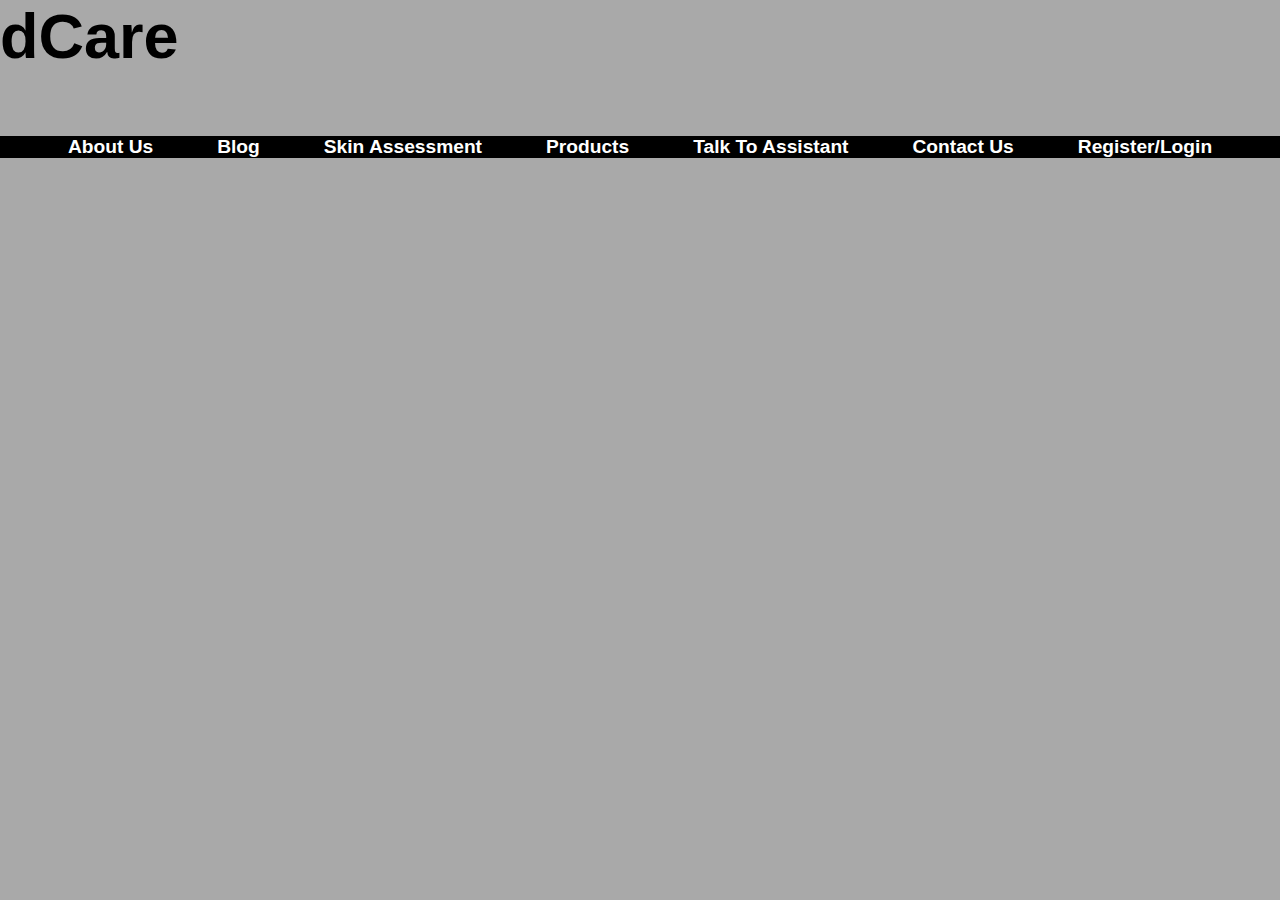
<file: index.html>
<!DOCTYPE html>
<html lang="en">
<head>
    <meta charset="UTF-8">
    <meta name="viewport" content="width=device-width, initial-scale=1.0">
    <title>Document</title>
</head>
<link rel="stylesheet" href="index.css">
<body>
<div class="logoContainer"><div class="logo">dCare</div></div>
    <nav>
        <ul>
       <li>about us</li>
       <li>blog</li>
       <li>skin assessment</li>
       <li>products</li>
       <li>talk to assistant</li>
       <li>contact us</li>
       <li>Register/Login</li>
        </ul>

    </nav>
    
</body>
</html>
</file>
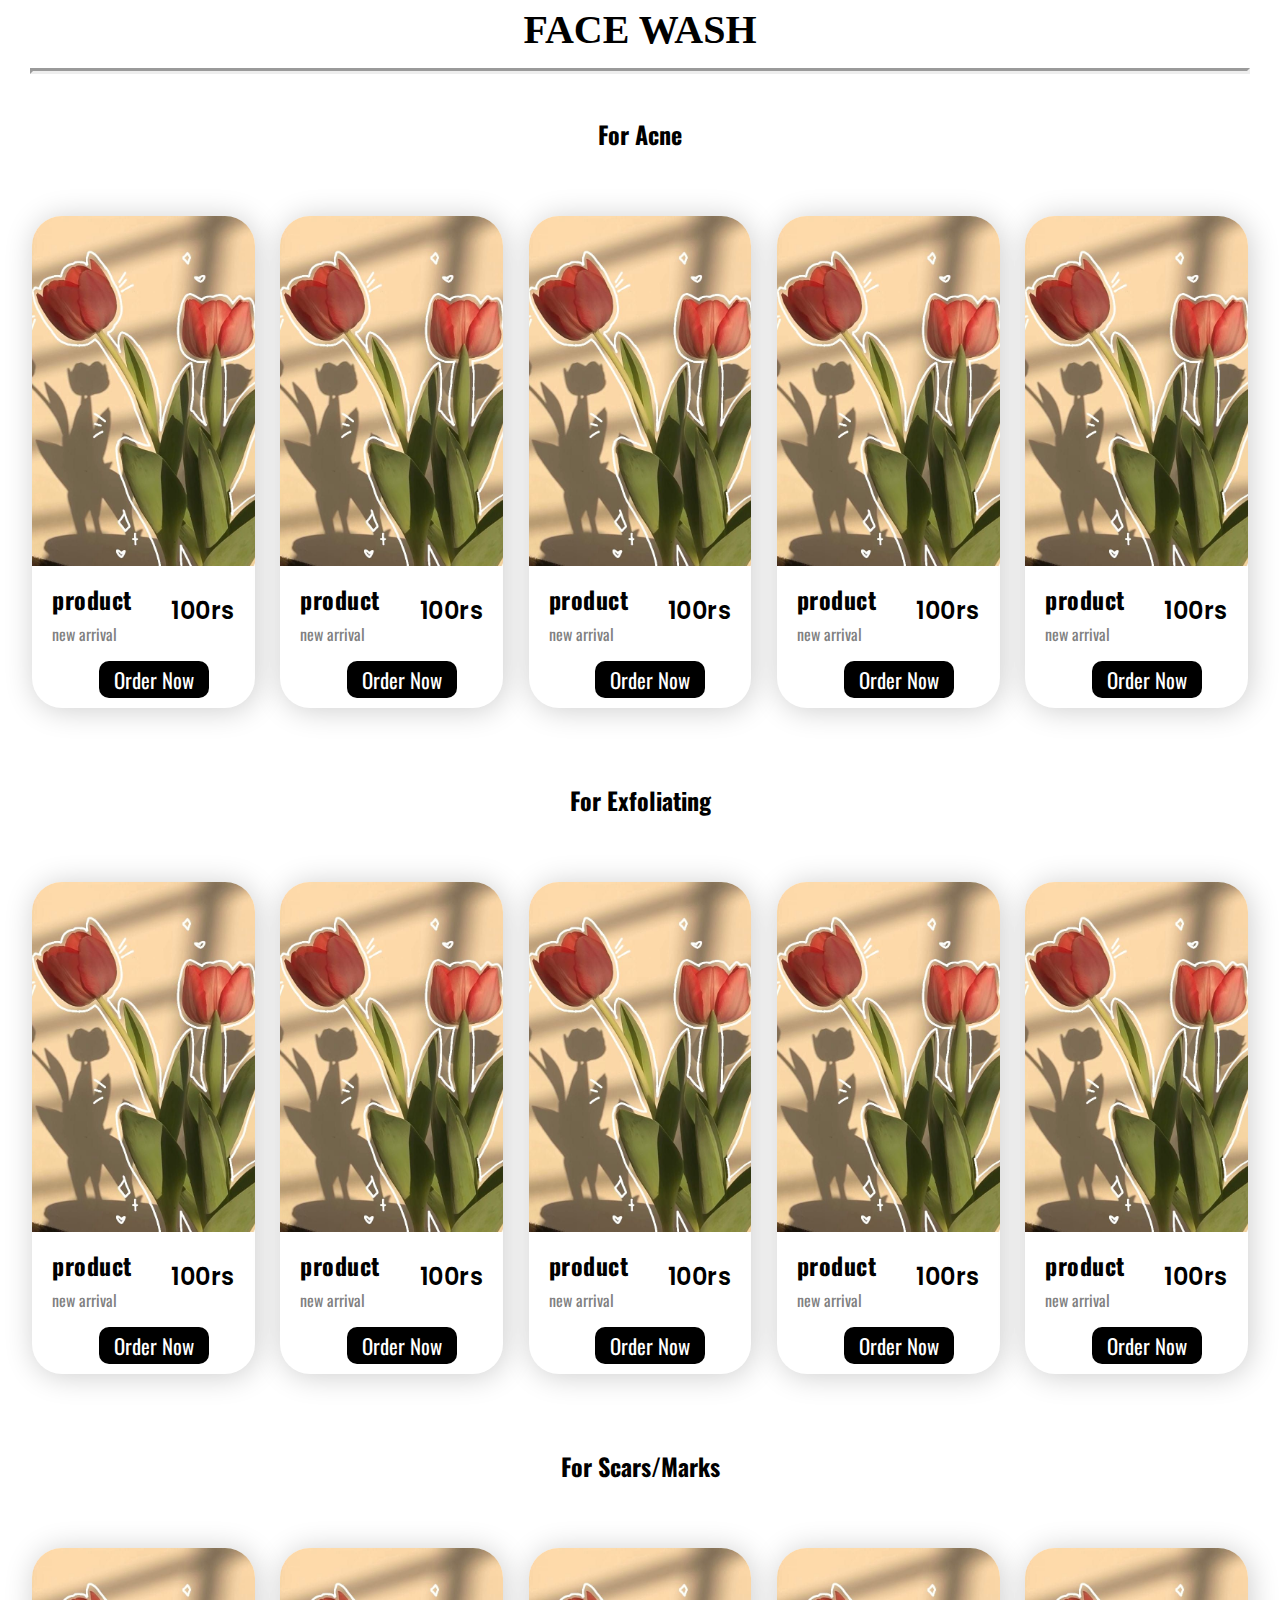
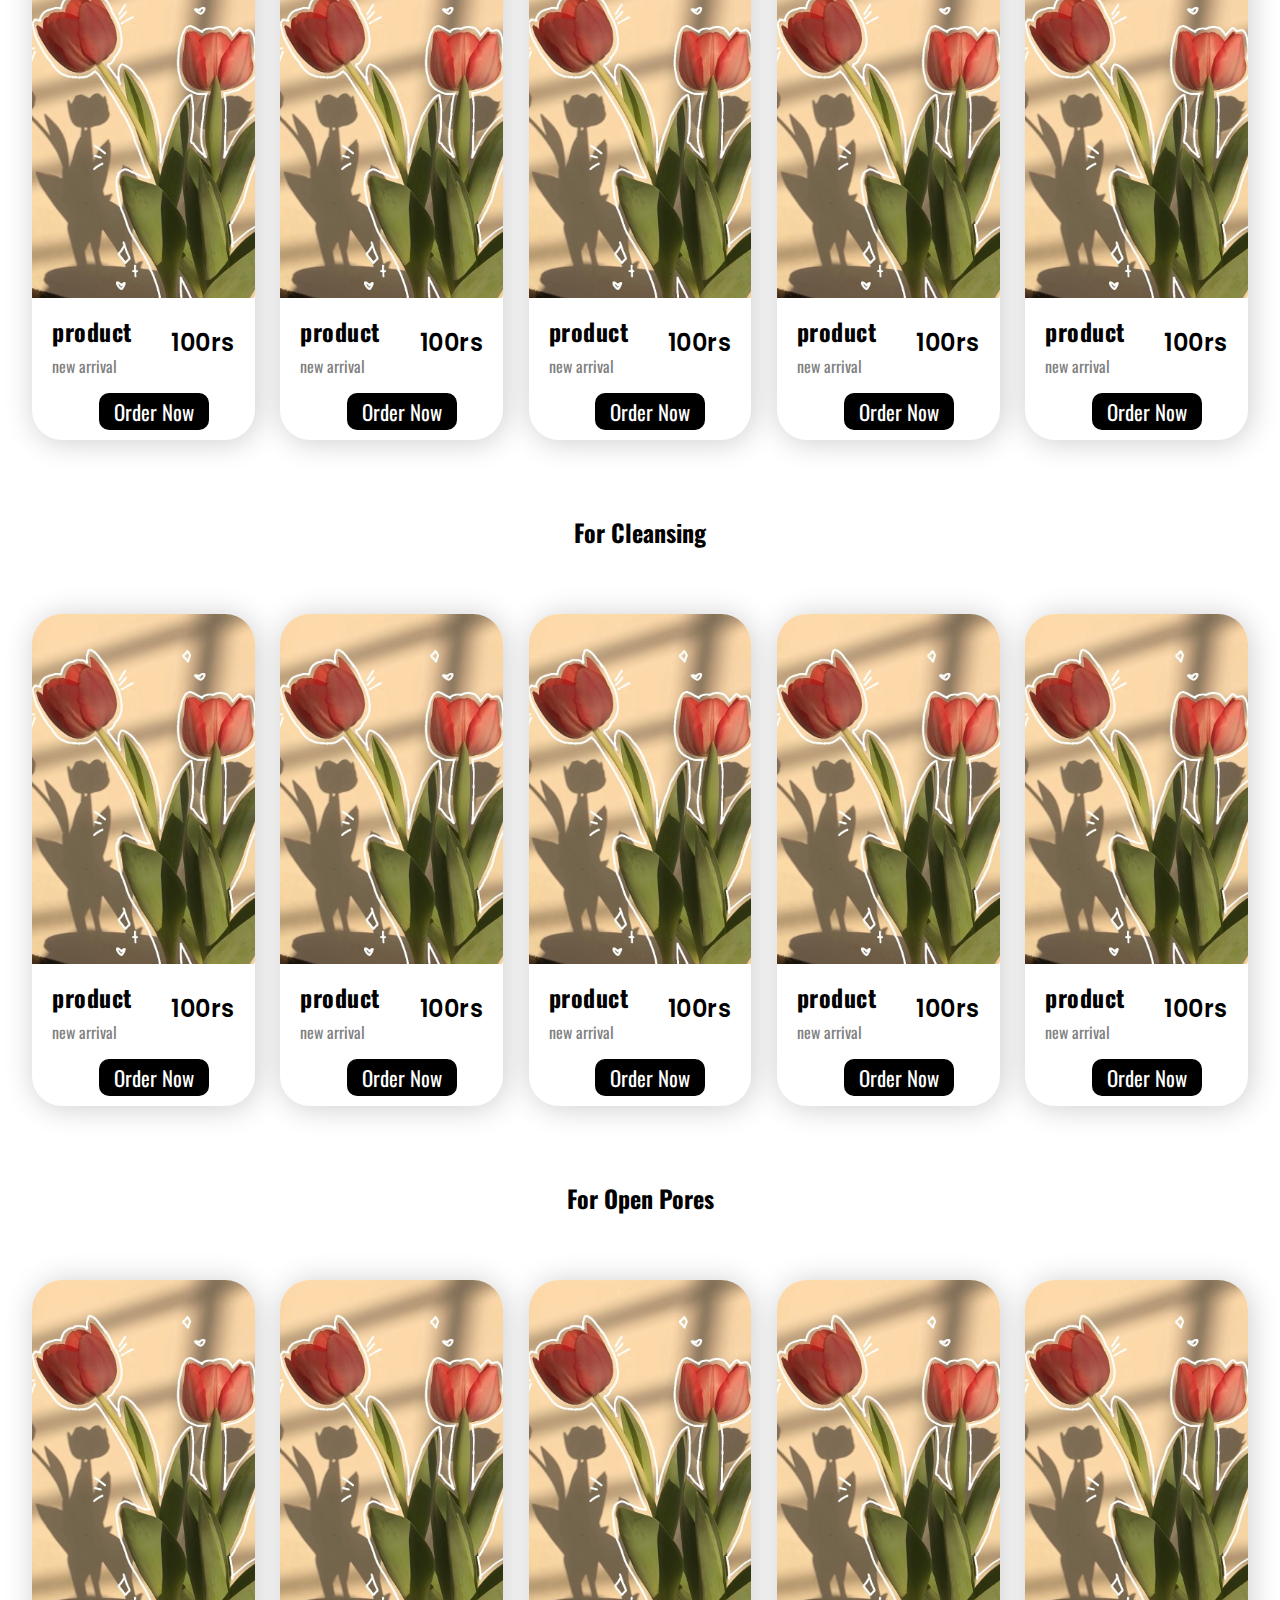
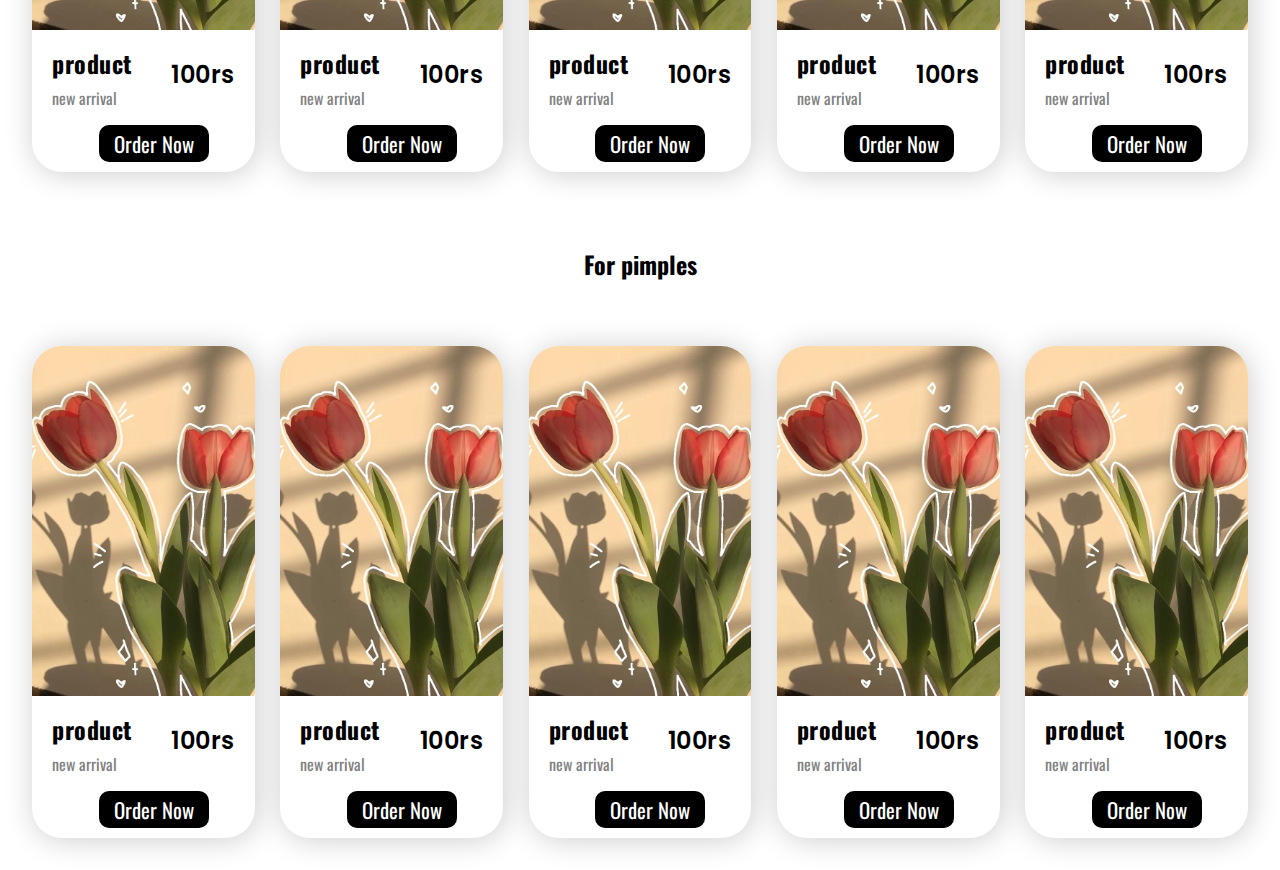
<file: facewash.html>
<!DOCTYPE html>
<html>
<head>
	<meta charset="utf-8">
	<meta name="viewport" content="width=device-width, initial-scale=1">
	<title>facewash</title>
	<link rel="stylesheet" type="text/css" href="facewash.css">
	<link rel="preconnect" href="https://fonts.googleapis.com">
<link rel="preconnect" href="https://fonts.gstatic.com" crossorigin>
<link href="https://fonts.googleapis.com/css2?family=Poppins:ital,wght@0,100;0,200;0,300;0,400;0,500;0,600;0,700;0,800;0,900;1,100;1,200;1,300;1,400;1,500;1,600;1,700;1,800;1,900&display=swap" rel="stylesheet">
<link rel="preconnect" href="https://fonts.googleapis.com">
<link rel="preconnect" href="https://fonts.gstatic.com" crossorigin>
<link href="https://fonts.googleapis.com/css2?family=Oswald:wght@200..700&display=swap" rel="stylesheet">
<link rel="stylesheet" href="https://cdnjs.cloudflare.com/ajax/libs/font-awesome/6.6.0/css/all.min.css" integrity="sha512-Kc323vGBEqzTmouAECnVceyQqyqdsSiqLQISBL29aUW4U/M7pSPA/gEUZQqv1cwx4OnYxTxve5UMg5GT6L4JJg==" crossorigin="anonymous" referrerpolicy="no-referrer" />
</head>
<body>
	<div class="grandparents">
<section class="parents">
	<div class="container">
		<h1 class="heading">FACE WASH</h1><hr>
	</div>
	<h2>For Acne</h2>
	<div class="boxcontainer">

		<div class="box">
			<div class="image">
				<img src="tulip.jpg">
              <div class="overlay">
	       <p>Lorem ipsum dolor sit amet, consectetur adipisicing elit, sed do eiusmod
	         tempor incididunt ut labore et dolore magna aliqua. </p>
	           <a href="#" class="learnbtn">View Reviews</a>
              </div>


			</div>
			<div class="stars">
				<i class="fa-solid fa-star"></i>
				<i class="fa-solid fa-star"></i>
				<i class="fa-solid fa-star"></i>
				<i class="fa-solid fa-star"></i>
				<i class="fa-solid fa-star-half"></i>
			</div>
			<div class="detailbox">
				<div class="type">
					<a href="#">product</a>
					<span>new arrival</span>
				</div>
				<a href="#" class="price">100rs</a>
			</div>
			<a href="#" class="mybutton" title="btitle">Order Now</a>
		   </div>
           <div class="box">
			<div class="image">
				<img src="tulip.jpg">
           <div class="overlay">
	            <p>Lorem ipsum dolor sit amet, consectetur adipisicing elit, sed do eiusmod
	          tempor incididunt ut labore et dolore magna aliqua. </p>
	        <a href="#" class="learnbtn">View Reviews</a>
           </div>


			</div>
			<div class="stars">
				<i class="fa-solid fa-star"></i>
				<i class="fa-solid fa-star"></i>
				<i class="fa-solid fa-star"></i>
				<i class="fa-solid fa-star"></i>
				<i class="fa-solid fa-star-half"></i>
			</div>
			<div class="detailbox">
				<div class="type">
					<a href="#">product</a>
					<span>new arrival</span>
				</div>
				<a href="#" class="price">100rs</a>
			</div>
			<a href="#" class="mybutton" title="btitle">Order Now</a>
		    </div>
		      <div class="box">
			<div class="image">
				<img src="tulip.jpg">
            <div class="overlay">
	        <p>Lorem ipsum dolor sit amet, consectetur adipisicing elit, sed do eiusmod
	        tempor incididunt ut labore et dolore magna aliqua. </p>
	          <a href="#" class="learnbtn">View Reviews</a>
               </div>


			</div>
			<div class="stars">
				<i class="fa-solid fa-star"></i>
				<i class="fa-solid fa-star"></i>
				<i class="fa-solid fa-star"></i>
				<i class="fa-solid fa-star"></i>
				<i class="fa-solid fa-star-half"></i>
			</div>
			<div class="detailbox">
				<div class="type">
					<a href="#">product</a>
					<span>new arrival</span>
				</div>
				<a href="#" class="price">100rs</a>
			</div>
			<a href="#" class="mybutton" title="btitle">Order Now</a>
		    </div>
		      <div class="box">
			<div class="image">
				<img src="tulip.jpg">
            <div class="overlay">
            	<p>Lorem ipsum dolor sit amet, consectetur adipisicing elit, sed do eiusmod
	        tempor incididunt ut labore et dolore magna aliqua. </p>
	           <a href="#" class="learnbtn">View Reviews</a>
            </div>


			</div>
			<div class="stars">
				<i class="fa-solid fa-star"></i>
				<i class="fa-solid fa-star"></i>
				<i class="fa-solid fa-star"></i>
				<i class="fa-solid fa-star"></i>
				<i class="fa-solid fa-star-half"></i>
			</div>
			<div class="detailbox">
				<div class="type">
					<a href="#">product</a>
					<span>new arrival</span>
				</div>
				<a href="#" class="price">100rs</a>
			</div>
			<a href="#" class="mybutton" title="btitle">Order Now</a>
		     </div>
		     <div class="box">
		 	<div class="image">
				<img src="tulip.jpg">
               <div class="overlay">
	         <p>Lorem ipsum dolor sit amet, consectetur adipisicing elit, sed do eiusmod
	          tempor incididunt ut labore et dolore magna aliqua. </p>
	           <a href="#" class="learnbtn">View Reviews</a>
             </div>


			</div>
			<div class="stars">
				<i class="fa-solid fa-star"></i>
				<i class="fa-solid fa-star"></i>
				<i class="fa-solid fa-star"></i>
				<i class="fa-solid fa-star"></i>
				<i class="fa-solid fa-star-half"></i>
			</div>
			<div class="detailbox">
				<div class="type">
					<a href="#">product</a>
					<span>new arrival</span>
				</div>
				<a href="#" class="price">100rs</a>
			</div>
			<a href="#" class="mybutton" title="btitle">Order Now</a>
		</div>



      

	</div>

<h2>For Exfoliating</h2>
	<div class="boxcontainer">

		<div class="box">
			<div class="image">
				<img src="tulip.jpg">
              <div class="overlay">
	       <p>Lorem ipsum dolor sit amet, consectetur adipisicing elit, sed do eiusmod
	         tempor incididunt ut labore et dolore magna aliqua. </p>
	           <a href="#" class="learnbtn">View Reviews</a>
              </div>


			</div>
			<div class="stars">
				<i class="fa-solid fa-star"></i>
				<i class="fa-solid fa-star"></i>
				<i class="fa-solid fa-star"></i>
				<i class="fa-solid fa-star"></i>
				<i class="fa-solid fa-star-half"></i>
			</div>
			<div class="detailbox">
				<div class="type">
					<a href="#">product</a>
					<span>new arrival</span>
				</div>
				<a href="#" class="price">100rs</a>
			</div>
			<a href="#" class="mybutton" title="btitle">Order Now</a>
		   </div>
           <div class="box">
			<div class="image">
				<img src="tulip.jpg">
           <div class="overlay">
	            <p>Lorem ipsum dolor sit amet, consectetur adipisicing elit, sed do eiusmod
	          tempor incididunt ut labore et dolore magna aliqua. </p>
	        <a href="#" class="learnbtn">View Reviews</a>
           </div>


			</div>
			<div class="stars">
				<i class="fa-solid fa-star"></i>
				<i class="fa-solid fa-star"></i>
				<i class="fa-solid fa-star"></i>
				<i class="fa-solid fa-star"></i>
				<i class="fa-solid fa-star-half"></i>
			</div>
			<div class="detailbox">
				<div class="type">
					<a href="#">product</a>
					<span>new arrival</span>
				</div>
				<a href="#" class="price">100rs</a>
			</div>
			<a href="#" class="mybutton" title="btitle">Order Now</a>
		    </div>
		      <div class="box">
			<div class="image">
				<img src="tulip.jpg">
            <div class="overlay">
	        <p>Lorem ipsum dolor sit amet, consectetur adipisicing elit, sed do eiusmod
	        tempor incididunt ut labore et dolore magna aliqua. </p>
	          <a href="#" class="learnbtn">View Reviews</a>
               </div>


			</div>
			<div class="stars">
				<i class="fa-solid fa-star"></i>
				<i class="fa-solid fa-star"></i>
				<i class="fa-solid fa-star"></i>
				<i class="fa-solid fa-star"></i>
				<i class="fa-solid fa-star-half"></i>
			</div>
			<div class="detailbox">
				<div class="type">
					<a href="#">product</a>
					<span>new arrival</span>
				</div>
				<a href="#" class="price">100rs</a>
			</div>
			<a href="#" class="mybutton" title="btitle">Order Now</a>
		    </div>
		      <div class="box">
			<div class="image">
				<img src="tulip.jpg">
            <div class="overlay">
            	<p>Lorem ipsum dolor sit amet, consectetur adipisicing elit, sed do eiusmod
	        tempor incididunt ut labore et dolore magna aliqua. </p>
	           <a href="#" class="learnbtn">View Reviews</a>
            </div>


			</div>
			<div class="stars">
				<i class="fa-solid fa-star"></i>
				<i class="fa-solid fa-star"></i>
				<i class="fa-solid fa-star"></i>
				<i class="fa-solid fa-star"></i>
				<i class="fa-solid fa-star-half"></i>
			</div>
			<div class="detailbox">
				<div class="type">
					<a href="#">product</a>
					<span>new arrival</span>
				</div>
				<a href="#" class="price">100rs</a>
			</div>
			<a href="#" class="mybutton" title="btitle">Order Now</a>
		     </div>
		     <div class="box">
		 	<div class="image">
				<img src="tulip.jpg">
               <div class="overlay">
	         <p>Lorem ipsum dolor sit amet, consectetur adipisicing elit, sed do eiusmod
	          tempor incididunt ut labore et dolore magna aliqua. </p>
	           <a href="#" class="learnbtn">View Reviews</a>
             </div>


			</div>
			<div class="stars">
				<i class="fa-solid fa-star"></i>
				<i class="fa-solid fa-star"></i>
				<i class="fa-solid fa-star"></i>
				<i class="fa-solid fa-star"></i>
				<i class="fa-solid fa-star-half"></i>
			</div>
			<div class="detailbox">
				<div class="type">
					<a href="#">product</a>
					<span>new arrival</span>
				</div>
				<a href="#" class="price">100rs</a>
			</div>
			<a href="#" class="mybutton" title="btitle">Order Now</a>
		</div>



      

	</div>
	<h2>For Scars/Marks</h2>
	<div class="boxcontainer">

		<div class="box">
			<div class="image">
				<img src="tulip.jpg">
              <div class="overlay">
	       <p>Lorem ipsum dolor sit amet, consectetur adipisicing elit, sed do eiusmod
	         tempor incididunt ut labore et dolore magna aliqua. </p>
	           <a href="#" class="learnbtn">View Reviews</a>
              </div>


			</div>
			<div class="stars">
				<i class="fa-solid fa-star"></i>
				<i class="fa-solid fa-star"></i>
				<i class="fa-solid fa-star"></i>
				<i class="fa-solid fa-star"></i>
				<i class="fa-solid fa-star-half"></i>
			</div>
			<div class="detailbox">
				<div class="type">
					<a href="#">product</a>
					<span>new arrival</span>
				</div>
				<a href="#" class="price">100rs</a>
			</div>
			<a href="#" class="mybutton" title="btitle">Order Now</a>
		   </div>
           <div class="box">
			<div class="image">
				<img src="tulip.jpg">
           <div class="overlay">
	            <p>Lorem ipsum dolor sit amet, consectetur adipisicing elit, sed do eiusmod
	          tempor incididunt ut labore et dolore magna aliqua. </p>
	        <a href="#" class="learnbtn">View Reviews</a>
           </div>


			</div>
			<div class="stars">
				<i class="fa-solid fa-star"></i>
				<i class="fa-solid fa-star"></i>
				<i class="fa-solid fa-star"></i>
				<i class="fa-solid fa-star"></i>
				<i class="fa-solid fa-star-half"></i>
			</div>
			<div class="detailbox">
				<div class="type">
					<a href="#">product</a>
					<span>new arrival</span>
				</div>
				<a href="#" class="price">100rs</a>
			</div>
			<a href="#" class="mybutton" title="btitle">Order Now</a>
		    </div>
		      <div class="box">
			<div class="image">
				<img src="tulip.jpg">
            <div class="overlay">
	        <p>Lorem ipsum dolor sit amet, consectetur adipisicing elit, sed do eiusmod
	        tempor incididunt ut labore et dolore magna aliqua. </p>
	          <a href="#" class="learnbtn">View Reviews</a>
               </div>


			</div>
			<div class="stars">
				<i class="fa-solid fa-star"></i>
				<i class="fa-solid fa-star"></i>
				<i class="fa-solid fa-star"></i>
				<i class="fa-solid fa-star"></i>
				<i class="fa-solid fa-star-half"></i>
			</div>
			<div class="detailbox">
				<div class="type">
					<a href="#">product</a>
					<span>new arrival</span>
				</div>
				<a href="#" class="price">100rs</a>
			</div>
			<a href="#" class="mybutton" title="btitle">Order Now</a>
		    </div>
		      <div class="box">
			<div class="image">
				<img src="tulip.jpg">
            <div class="overlay">
            	<p>Lorem ipsum dolor sit amet, consectetur adipisicing elit, sed do eiusmod
	        tempor incididunt ut labore et dolore magna aliqua. </p>
	           <a href="#" class="learnbtn">View Reviews</a>
            </div>


			</div>
			<div class="stars">
				<i class="fa-solid fa-star"></i>
				<i class="fa-solid fa-star"></i>
				<i class="fa-solid fa-star"></i>
				<i class="fa-solid fa-star"></i>
				<i class="fa-solid fa-star-half"></i>
			</div>
			<div class="detailbox">
				<div class="type">
					<a href="#">product</a>
					<span>new arrival</span>
				</div>
				<a href="#" class="price">100rs</a>
			</div>
			<a href="#" class="mybutton" title="btitle">Order Now</a>
		     </div>
		     <div class="box">
		 	<div class="image">
				<img src="tulip.jpg">
               <div class="overlay">
	         <p>Lorem ipsum dolor sit amet, consectetur adipisicing elit, sed do eiusmod
	          tempor incididunt ut labore et dolore magna aliqua. </p>
	           <a href="#" class="learnbtn">View Reviews</a>
             </div>


			</div>
			<div class="stars">
				<i class="fa-solid fa-star"></i>
				<i class="fa-solid fa-star"></i>
				<i class="fa-solid fa-star"></i>
				<i class="fa-solid fa-star"></i>
				<i class="fa-solid fa-star-half"></i>
			</div>
			<div class="detailbox">
				<div class="type">
					<a href="#">product</a>
					<span>new arrival</span>
				</div>
				<a href="#" class="price">100rs</a>
			</div>
			<a href="#" class="mybutton" title="btitle">Order Now</a>
		</div>



      

	</div>
	<h2>For Cleansing</h2>
	<div class="boxcontainer">

		<div class="box">
			<div class="image">
				<img src="tulip.jpg">
              <div class="overlay">
	       <p>Lorem ipsum dolor sit amet, consectetur adipisicing elit, sed do eiusmod
	         tempor incididunt ut labore et dolore magna aliqua. </p>
	           <a href="#" class="learnbtn">View Reviews</a>
              </div>


			</div>
			<div class="stars">
				<i class="fa-solid fa-star"></i>
				<i class="fa-solid fa-star"></i>
				<i class="fa-solid fa-star"></i>
				<i class="fa-solid fa-star"></i>
				<i class="fa-solid fa-star-half"></i>
			</div>
			<div class="detailbox">
				<div class="type">
					<a href="#">product</a>
					<span>new arrival</span>
				</div>
				<a href="#" class="price">100rs</a>
			</div>
			<a href="#" class="mybutton" title="btitle">Order Now</a>
		   </div>
           <div class="box">
			<div class="image">
				<img src="tulip.jpg">
           <div class="overlay">
	            <p>Lorem ipsum dolor sit amet, consectetur adipisicing elit, sed do eiusmod
	          tempor incididunt ut labore et dolore magna aliqua. </p>
	        <a href="#" class="learnbtn">View Reviews</a>
           </div>


			</div>
			<div class="stars">
				<i class="fa-solid fa-star"></i>
				<i class="fa-solid fa-star"></i>
				<i class="fa-solid fa-star"></i>
				<i class="fa-solid fa-star"></i>
				<i class="fa-solid fa-star-half"></i>
			</div>
			<div class="detailbox">
				<div class="type">
					<a href="#">product</a>
					<span>new arrival</span>
				</div>
				<a href="#" class="price">100rs</a>
			</div>
			<a href="#" class="mybutton" title="btitle">Order Now</a>
		    </div>
		      <div class="box">
			<div class="image">
				<img src="tulip.jpg">
            <div class="overlay">
	        <p>Lorem ipsum dolor sit amet, consectetur adipisicing elit, sed do eiusmod
	        tempor incididunt ut labore et dolore magna aliqua. </p>
	          <a href="#" class="learnbtn">View Reviews</a>
               </div>


			</div>
			<div class="stars">
				<i class="fa-solid fa-star"></i>
				<i class="fa-solid fa-star"></i>
				<i class="fa-solid fa-star"></i>
				<i class="fa-solid fa-star"></i>
				<i class="fa-solid fa-star-half"></i>
			</div>
			<div class="detailbox">
				<div class="type">
					<a href="#">product</a>
					<span>new arrival</span>
				</div>
				<a href="#" class="price">100rs</a>
			</div>
			<a href="#" class="mybutton" title="btitle">Order Now</a>
		    </div>
		      <div class="box">
			<div class="image">
				<img src="tulip.jpg">
            <div class="overlay">
            	<p>Lorem ipsum dolor sit amet, consectetur adipisicing elit, sed do eiusmod
	        tempor incididunt ut labore et dolore magna aliqua. </p>
	           <a href="#" class="learnbtn">View Reviews</a>
            </div>


			</div>
			<div class="stars">
				<i class="fa-solid fa-star"></i>
				<i class="fa-solid fa-star"></i>
				<i class="fa-solid fa-star"></i>
				<i class="fa-solid fa-star"></i>
				<i class="fa-solid fa-star-half"></i>
			</div>
			<div class="detailbox">
				<div class="type">
					<a href="#">product</a>
					<span>new arrival</span>
				</div>
				<a href="#" class="price">100rs</a>
			</div>
			<a href="#" class="mybutton" title="btitle">Order Now</a>
		     </div>
		     <div class="box">
		 	<div class="image">
				<img src="tulip.jpg">
               <div class="overlay">
	         <p>Lorem ipsum dolor sit amet, consectetur adipisicing elit, sed do eiusmod
	          tempor incididunt ut labore et dolore magna aliqua. </p>
	           <a href="#" class="learnbtn">View Reviews</a>
             </div>


			</div>
			<div class="stars">
				<i class="fa-solid fa-star"></i>
				<i class="fa-solid fa-star"></i>
				<i class="fa-solid fa-star"></i>
				<i class="fa-solid fa-star"></i>
				<i class="fa-solid fa-star-half"></i>
			</div>
			<div class="detailbox">
				<div class="type">
					<a href="#">product</a>
					<span>new arrival</span>
				</div>
				<a href="#" class="price">100rs</a>
			</div>
			<a href="#" class="mybutton" title="btitle">Order Now</a>
		</div>



      

	</div>
	<h2>For Open Pores</h2>
	<div class="boxcontainer">

		<div class="box">
			<div class="image">
				<img src="tulip.jpg">
              <div class="overlay">
	       <p>Lorem ipsum dolor sit amet, consectetur adipisicing elit, sed do eiusmod
	         tempor incididunt ut labore et dolore magna aliqua. </p>
	           <a href="#" class="learnbtn">View Reviews</a>
              </div>


			</div>
			<div class="stars">
				<i class="fa-solid fa-star"></i>
				<i class="fa-solid fa-star"></i>
				<i class="fa-solid fa-star"></i>
				<i class="fa-solid fa-star"></i>
				<i class="fa-solid fa-star-half"></i>
			</div>
			<div class="detailbox">
				<div class="type">
					<a href="#">product</a>
					<span>new arrival</span>
				</div>
				<a href="#" class="price">100rs</a>
			</div>
			<a href="#" class="mybutton" title="btitle">Order Now</a>
		   </div>
           <div class="box">
			<div class="image">
				<img src="tulip.jpg">
           <div class="overlay">
	            <p>Lorem ipsum dolor sit amet, consectetur adipisicing elit, sed do eiusmod
	          tempor incididunt ut labore et dolore magna aliqua. </p>
	        <a href="#" class="learnbtn">View Reviews</a>
           </div>


			</div>
			<div class="stars">
				<i class="fa-solid fa-star"></i>
				<i class="fa-solid fa-star"></i>
				<i class="fa-solid fa-star"></i>
				<i class="fa-solid fa-star"></i>
				<i class="fa-solid fa-star-half"></i>
			</div>
			<div class="detailbox">
				<div class="type">
					<a href="#">product</a>
					<span>new arrival</span>
				</div>
				<a href="#" class="price">100rs</a>
			</div>
			<a href="#" class="mybutton" title="btitle">Order Now</a>
		    </div>
		      <div class="box">
			<div class="image">
				<img src="tulip.jpg">
            <div class="overlay">
	        <p>Lorem ipsum dolor sit amet, consectetur adipisicing elit, sed do eiusmod
	        tempor incididunt ut labore et dolore magna aliqua. </p>
	          <a href="#" class="learnbtn">View Reviews</a>
               </div>


			</div>
			<div class="stars">
				<i class="fa-solid fa-star"></i>
				<i class="fa-solid fa-star"></i>
				<i class="fa-solid fa-star"></i>
				<i class="fa-solid fa-star"></i>
				<i class="fa-solid fa-star-half"></i>
			</div>
			<div class="detailbox">
				<div class="type">
					<a href="#">product</a>
					<span>new arrival</span>
				</div>
				<a href="#" class="price">100rs</a>
			</div>
			<a href="#" class="mybutton" title="btitle">Order Now</a>
		    </div>
		      <div class="box">
			<div class="image">
				<img src="tulip.jpg">
            <div class="overlay">
            	<p>Lorem ipsum dolor sit amet, consectetur adipisicing elit, sed do eiusmod
	        tempor incididunt ut labore et dolore magna aliqua. </p>
	           <a href="#" class="learnbtn">View Reviews</a>
            </div>


			</div>
			<div class="stars">
				<i class="fa-solid fa-star"></i>
				<i class="fa-solid fa-star"></i>
				<i class="fa-solid fa-star"></i>
				<i class="fa-solid fa-star"></i>
				<i class="fa-solid fa-star-half"></i>
			</div>
			<div class="detailbox">
				<div class="type">
					<a href="#">product</a>
					<span>new arrival</span>
				</div>
				<a href="#" class="price">100rs</a>
			</div>
			<a href="#" class="mybutton" title="btitle">Order Now</a>
		     </div>
		     <div class="box">
		 	<div class="image">
				<img src="tulip.jpg">
               <div class="overlay">
	         <p>Lorem ipsum dolor sit amet, consectetur adipisicing elit, sed do eiusmod
	          tempor incididunt ut labore et dolore magna aliqua. </p>
	           <a href="#" class="learnbtn">View Reviews</a>
             </div>


			</div>
			<div class="stars">
				<i class="fa-solid fa-star"></i>
				<i class="fa-solid fa-star"></i>
				<i class="fa-solid fa-star"></i>
				<i class="fa-solid fa-star"></i>
				<i class="fa-solid fa-star-half"></i>
			</div>
			<div class="detailbox">
				<div class="type">
					<a href="#">product</a>
					<span>new arrival</span>
				</div>
				<a href="#" class="price">100rs</a>
			</div>
			<a href="#" class="mybutton" title="btitle">Order Now</a>
		</div>



      

	</div>
	<h2>For pimples</h2>
	<div class="boxcontainer">

		<div class="box">
			<div class="image">
				<img src="tulip.jpg">
              <div class="overlay">
	       <p>Lorem ipsum dolor sit amet, consectetur adipisicing elit, sed do eiusmod
	         tempor incididunt ut labore et dolore magna aliqua. </p>
	           <a href="#" class="learnbtn">View Reviews</a>
              </div>


			</div>
			<div class="stars">
				<i class="fa-solid fa-star"></i>
				<i class="fa-solid fa-star"></i>
				<i class="fa-solid fa-star"></i>
				<i class="fa-solid fa-star"></i>
				<i class="fa-solid fa-star-half"></i>
			</div>
			<div class="detailbox">
				<div class="type">
					<a href="#">product</a>
					<span>new arrival</span>
				</div>
				<a href="#" class="price">100rs</a>
			</div>
			<a href="#" class="mybutton" title="btitle">Order Now</a>
		   </div>
           <div class="box">
			<div class="image">
				<img src="tulip.jpg">
           <div class="overlay">
	            <p>Lorem ipsum dolor sit amet, consectetur adipisicing elit, sed do eiusmod
	          tempor incididunt ut labore et dolore magna aliqua. </p>
	        <a href="#" class="learnbtn">View Reviews</a>
           </div>


			</div>
			<div class="stars">
				<i class="fa-solid fa-star"></i>
				<i class="fa-solid fa-star"></i>
				<i class="fa-solid fa-star"></i>
				<i class="fa-solid fa-star"></i>
				<i class="fa-solid fa-star-half"></i>
			</div>
			<div class="detailbox">
				<div class="type">
					<a href="#">product</a>
					<span>new arrival</span>
				</div>
				<a href="#" class="price">100rs</a>
			</div>
			<a href="#" class="mybutton" title="btitle">Order Now</a>
		    </div>
		      <div class="box">
			<div class="image">
				<img src="tulip.jpg">
            <div class="overlay">
	        <p>Lorem ipsum dolor sit amet, consectetur adipisicing elit, sed do eiusmod
	        tempor incididunt ut labore et dolore magna aliqua. </p>
	          <a href="#" class="learnbtn">View Reviews</a>
               </div>


			</div>
			<div class="stars">
				<i class="fa-solid fa-star"></i>
				<i class="fa-solid fa-star"></i>
				<i class="fa-solid fa-star"></i>
				<i class="fa-solid fa-star"></i>
				<i class="fa-solid fa-star-half"></i>
			</div>
			<div class="detailbox">
				<div class="type">
					<a href="#">product</a>
					<span>new arrival</span>
				</div>
				<a href="#" class="price">100rs</a>
			</div>
			<a href="#" class="mybutton" title="btitle">Order Now</a>
		    </div>
		      <div class="box">
			<div class="image">
				<img src="tulip.jpg">
            <div class="overlay">
            	<p>Lorem ipsum dolor sit amet, consectetur adipisicing elit, sed do eiusmod
	        tempor incididunt ut labore et dolore magna aliqua. </p>
	           <a href="#" class="learnbtn">View Reviews</a>
            </div>


			</div>
			<div class="stars">
				<i class="fa-solid fa-star"></i>
				<i class="fa-solid fa-star"></i>
				<i class="fa-solid fa-star"></i>
				<i class="fa-solid fa-star"></i>
				<i class="fa-solid fa-star-half"></i>
			</div>
			<div class="detailbox">
				<div class="type">
					<a href="#">product</a>
					<span>new arrival</span>
				</div>
				<a href="#" class="price">100rs</a>
			</div>
			<a href="#" class="mybutton" title="btitle">Order Now</a>
		     </div>
		     <div class="box">
		 	<div class="image">
				<img src="tulip.jpg">
               <div class="overlay">
	         <p>Lorem ipsum dolor sit amet, consectetur adipisicing elit, sed do eiusmod
	          tempor incididunt ut labore et dolore magna aliqua. </p>
	           <a href="#" class="learnbtn">View Reviews</a>
             </div>


			</div>
			<div class="stars">
				<i class="fa-solid fa-star"></i>
				<i class="fa-solid fa-star"></i>
				<i class="fa-solid fa-star"></i>
				<i class="fa-solid fa-star"></i>
				<i class="fa-solid fa-star-half"></i>
			</div>
			<div class="detailbox">
				<div class="type">
					<a href="#">product</a>
					<span>new arrival</span>
				</div>
				<a href="#" class="price">100rs</a>
			</div>
			<a href="#" class="mybutton" title="btitle">Order Now</a>
		</div>



      

	</div>


	</div>
</section>
</div>
</body>
</html>
</file>
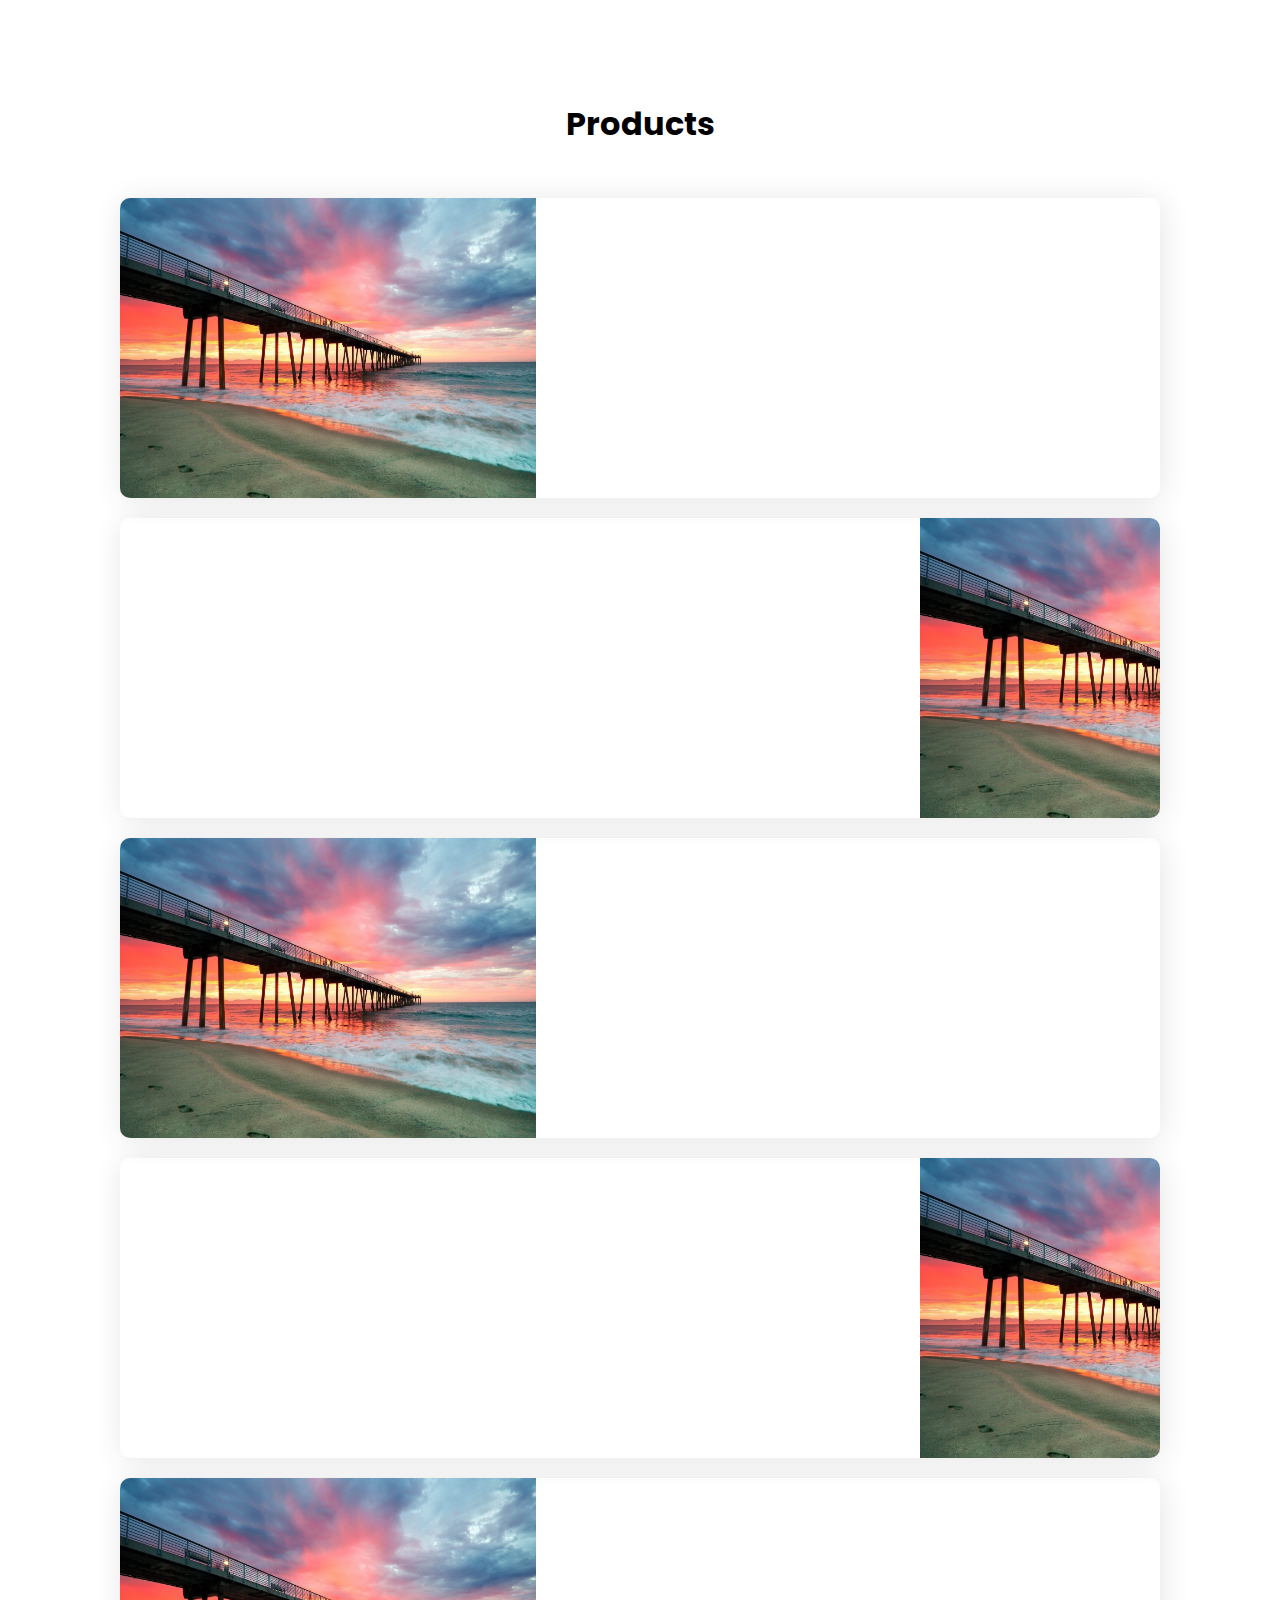
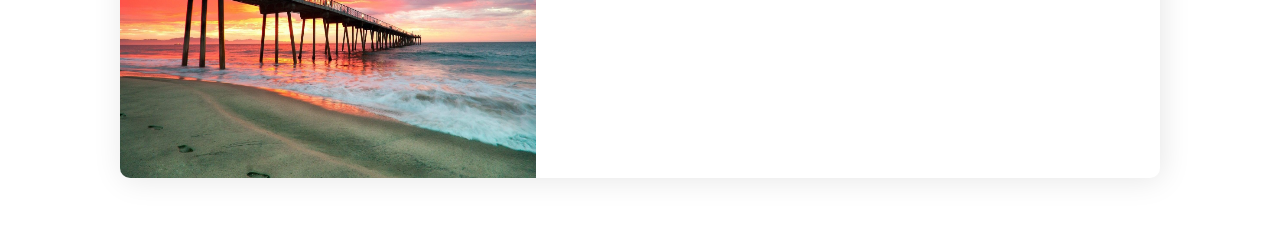
<file: products2.html>
<!DOCTYPE html>
<html>
<head>
	<meta charset="utf-8">
	<meta name="viewport" content="width=device-width, initial-scale=1">
	<title>products</title>
	<link rel="stylesheet" type="text/css" href="product2.css">
	<link rel="preconnect" href="https://fonts.googleapis.com">
<link rel="preconnect" href="https://fonts.gstatic.com" crossorigin>
<link href="https://fonts.googleapis.com/css2?family=Poppins:ital,wght@0,100;0,200;0,300;0,400;0,500;0,600;0,700;0,800;0,900;1,100;1,200;1,300;1,400;1,500;1,600;1,700;1,800;1,900&display=swap" rel="stylesheet">
<link rel="preconnect" href="https://fonts.googleapis.com">
<link rel="preconnect" href="https://fonts.gstatic.com" crossorigin>
<link href="https://fonts.googleapis.com/css2?family=Oswald:wght@200..700&display=swap" rel="stylesheet">


</head>
<body>

<div class="grandparents">
	<h1>Products</h1>
	<div class="parents">
		<div class="child">
			<img src="horizontal.jpg" alt="1">
			<div class="overlay">
				<a href="#">show products</a>
				<h3>Face Washes</h3>
			</div>
		</div>
		<div class="child">
			<img src="horizontal.jpg" alt="1">
			<div class="overlay">
				<a href="#">show products</a>
				<h3>Serums</h3>
			</div>
		</div>
		<div class="child">
			<img src="horizontal.jpg" alt="1">
			<div class="overlay">
				<a href="#">show products</a>
				<h3>Toners</h3>
			</div>
		</div>
		<div class="child">
			<img src="horizontal.jpg" alt="1">
			<div class="overlay">
				<a href="#">show products</a>
				<h3>moisturizers</h3>
			</div>
		</div>
		<div class="child">
			<img src="horizontal.jpg" alt="1">
			<div class="overlay">
				<a href="#">show products</a>
				<h3>Sunscreens</h3>
			</div>
		</div>
	</div>
	
	

</body>
</html>
</file>
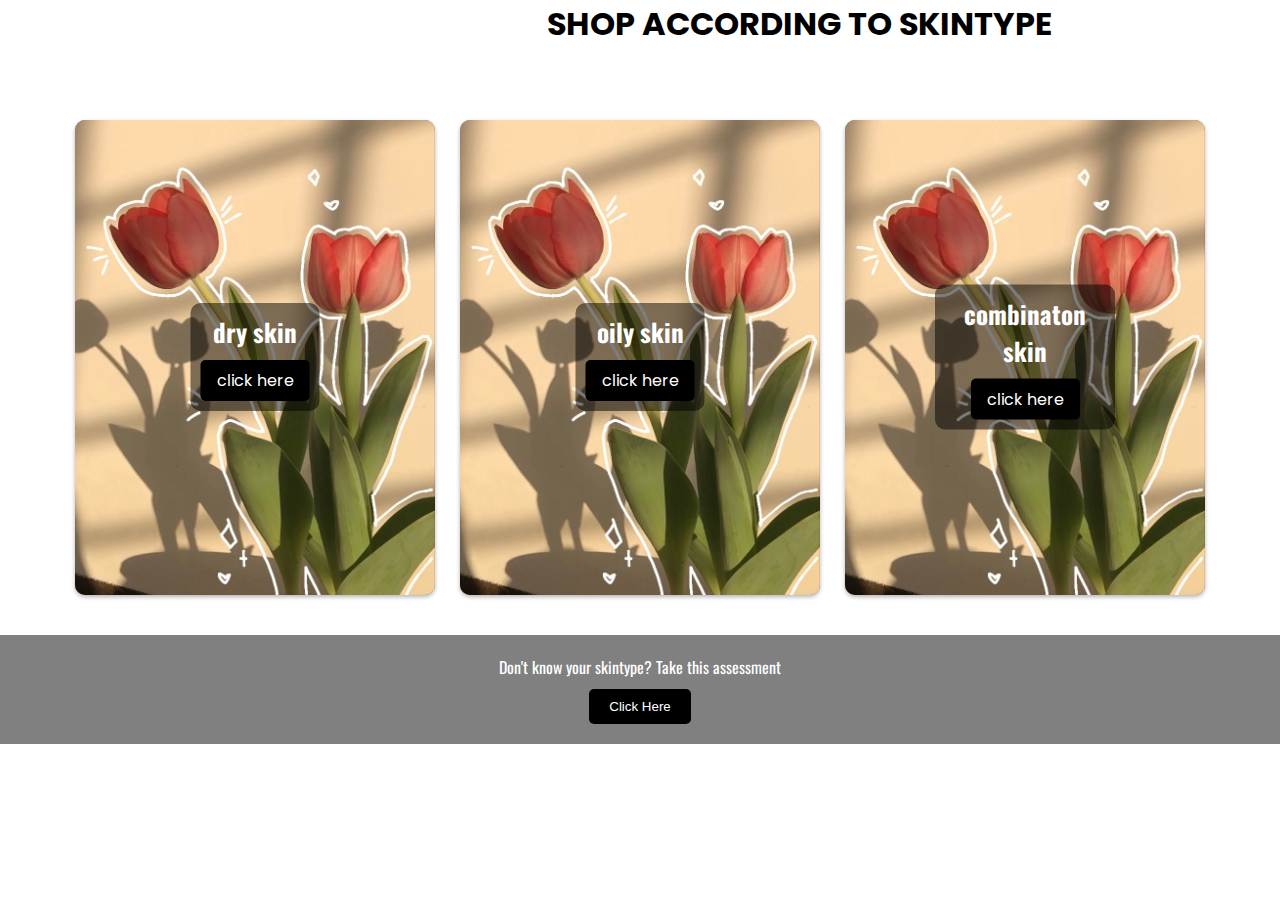
<file: skintype.html>
<!DOCTYPE html>
<html>
<head>
	<meta charset="utf-8">
	<meta name="viewport" content="width=device-width, initial-scale=1">
	<title>skintype</title>
	<link rel="stylesheet" type="text/css" href="skintype.css">
	<link rel="preconnect" href="https://fonts.googleapis.com">
<link rel="preconnect" href="https://fonts.gstatic.com" crossorigin>
<link href="https://fonts.googleapis.com/css2?family=Poppins:ital,wght@0,100;0,200;0,300;0,400;0,500;0,600;0,700;0,800;0,900;1,100;1,200;1,300;1,400;1,500;1,600;1,700;1,800;1,900&display=swap" rel="stylesheet">
<link rel="preconnect" href="https://fonts.googleapis.com">
<link rel="preconnect" href="https://fonts.gstatic.com" crossorigin>
<link href="https://fonts.googleapis.com/css2?family=Oswald:wght@200..700&display=swap" rel="stylesheet">

	
	
</head>
<body>
	<div class="heading">
		<h1>SHOP ACCORDING TO SKINTYPE</h1>
	</div>
<div class="parents">
	<div class="child">
		<img src="tulip.jpg">
		<div class="content">
			<h1>dry skin</h1>
			
			<a href="" class="btn">click here</a>
		</div>
	</div>
	<div class="child">
		<img src="tulip.jpg">
		<div class="content">
			<h1>oily skin</h1>
			
			<a href="" class="btn">click here</a>
		</div>
	</div>
	<div class="child">
		<img src="tulip.jpg">
		
		<div class="content">
			<h1>combinaton skin</h1>
			
			<a href="" class="btn">click here</a>
		</div>
	</div>
</div>
	<footer>
    <p>Don't know your skintype? Take this assessment</p>
    <button id="assessment">Click Here</button>
  </footer>
</body>
</html>
</file>
<file: index.css>
:root {
    --font1: 'Poppins', sans-serif;
    --font2: 'Oswald', sans-serif;
    --color1: black;
    --color2: white;
    --color3: gray;
    --color4: darkgray;
    --btn-bg-color: white;
    --btn-hover-bg-color: skyblue;
    --btn-color: skyblue;
    --btn-hover-color: white;
}

*{
    margin: 0;
    padding: 0;
}

body{
    background-color:  var(--color4);
}
.logoContainer{
    display: flex;
}
.logo{
    font-family: var(--font1);
    font-size: 7vmin;
    font-weight: 800;
}

nav{
    display: flex;
    justify-content:center;
    align-items: center;
    background-color: var(--color1);
    margin-top: 5vmax;
   

}
nav ul{
    list-style-type: none;
    display: flex;
    flex-direction: row;
    justify-content: center;
    align-items: center;
    gap: 5vmax;
    font-family: var(--font1);
    text-transform: capitalize;
    font-weight: 700;
    font-size: 1.5vmax;
    color: var(--color2);

}
</file>
<file: facewash.css>
:root {
    --font1: 'Poppins', sans-serif;
    --font2: 'Oswald', sans-serif;
    --color1: black;
    --color2: white;
    --color3: gray;
    --color4: darkgray;
}

* {
    margin: 0;
    padding: 0;
    box-sizing: border-box;
    border: none;
    outline: none;
}

.heading {
    padding: 0.5%;
    color: var(--color1);
    text-align: center;
    font-size: 2.5rem;
}

hr {
    display: block;
    margin-top: 0.5rem;
    margin-left: 30px;
    margin-right: 30px;
    border-style: inset;
    border-width: 3px;
}
h2{
    text-align: center;
    margin-top: 10px;
    padding: 2rem;
    font-family: var(--font2);


}

.boxcontainer {

    display: flex;
    justify-content: space-between;
    gap: 1.6rem;
    padding: 2rem;
}

.box {
    width: 100%;
    max-width: 300px;
    box-shadow: 2px 2px 30px rgba(0, 0, 0, 0.2);
    border-radius: 30px;
    overflow: hidden;
    background: var(--color2);
    }

.image {
    height: 350px;
    position: relative;
    

}

.image img {
    width: 100%;
    height: 100%;
    object-fit: cover;
}

.overlay {
    position: absolute;
    top: 50%;
    left: 50%;
    transform: translate(-50%, -50%);
    width: 100%;
    height: 100%;
    background-color: rgba(209, 112, 147, 0.6);
    display: flex;
    justify-content: center;
    flex-direction: column;
    align-items: center;
    visibility: hidden;
}

.image:hover .overlay {
    visibility: visible;
    animation: fade 0.5s;
}

.overlay p {
    text-align: center;
    font-size: 1.5rem;
    padding-bottom: 5%;
    padding-left: 10%;
    padding-right: 10%;
    color: var(--color2);
    font-family: var(--font2);
}

.learnbtn {
    width: 160px;
    height: 40px;
    display: flex;
    justify-content: center;
    align-items: center;
    background-color: black;
    color: white;
    font-size: 1.5rem;
    font-weight: 400;
    text-decoration: none;
    letter-spacing: 1px;
    font-family: var(--font2);
    border-radius: 20px;
    box-shadow: 2px 2px 30px rgba(0, 0, 0, 0.2);
}

.learnbtn:hover {
    color: black;
    background: var(--color2);
    transition: all ease 0.3s;
}

.detailbox {
    width: 100%;
    display: flex;
    justify-content: space-between;
    align-items: center;
    padding: 10px 20px;
    box-sizing: border-box;
    font-family: var(--font2);
}

.type {
    display: flex;
    flex-direction: column;
}

.type a {
    color: var(--color1);
    margin: 5px 0;
    font-size: 1.5rem;
    font-weight: 700;
    letter-spacing: 0.5px;
    padding-right: 8px;
    text-decoration: none;
}

.type span {
    color: var(--color3);
}

.price {
    color: black;
    font-weight: 600;
    font-size: 1.5rem;
    font-family: var(--font1);
    letter-spacing: 0.5px;
    text-decoration: none;
}

.stars {
    padding-left: 25%;
}

.stars i {
    font-size: 1.7rem;
    color: var(--color1);
    padding: 0.5rem 0;
    font-size: 1.3rem;
}

.mybutton {
    display: inline-block;
    margin: 5px;
    background: var(--color1);
    color: white;
    font-size: 1.3rem;
    font-family: var(--font2);
    border-radius: 10px;
    padding: 3px 15px;
    transition: all 0.2s;
    margin-left: 30%;
    margin-bottom: 10px;
    text-decoration: none;
}

.mybutton:hover {
    background-color: white;
    color: black;
}
</file>
<file: product2.css>
:root {
    --font1: 'Poppins', sans-serif;
    --font2: 'Oswald', sans-serif;
    --color1: black;
    --color2: white;
    --color3: gray;
    --color4: darkgray;
}

* {
    margin: 0;
    padding: 0;
    box-sizing: border-box;
}

body {
    font-family: var(--font1);
}

.grandparents {
    padding: 50px 20px;
}

h1 {
    font-family: var(--font1);
    text-align: center;
    padding: 50px 0;
    
}

.parents {


}

.child {
    position: relative;
    box-shadow: 2px 2px 30px rgba(0, 0, 0, 0.1);
    border-radius: 10px;
    overflow: hidden;
    margin-bottom: 20px;
    margin-left: 100px;
    margin-right: 100px;

}
.child img {
    width: 40%;
    height: 300px;
    display: block;
}


.overlay {
    position: absolute;
    top: 0;
    left: 0;
    width: 100%;
    height: 100%;
    display: flex;
    flex-direction: column;
    justify-content: center;
    align-items: center;
    background-color: rgba(0, 0, 0, 0.5);
    opacity: 0;
    transition: opacity 0.3s ease;
}

.child:hover .overlay {
    opacity: 1;
}

.overlay a {
    padding: 10px 20px;
    font-family: var(--font2);
    font-size: 16px;
    color: var(--color2);
    background-color: var(--color1);
    border: none;
    border-radius: 5px;
   margin-left: 500px;
    cursor: pointer;
    transition: background-color 0.3s ease;
    text-decoration: none;
}

.overlay a:hover {
    background-color: var(--color3);
}

.overlay h3 {
    font-family: var(--font2);
    color: var(--color2);
    margin-top: 10px;
    margin-left: 500px;
}
.child:nth-child(even) {
  

}


.child:nth-child(even) img {
   margin-left: 800px;
}

.child:nth-child(even) .overlay {
padding-right: 650px;
   
}
</file>
<file: skintype.css>
:root {
    --font1: 'Poppins', sans-serif;
    --font2: 'Oswald', sans-serif;
    --color1: black;
    --color2: white;
    --color3: gray;
    --color4: darkgray;
    --btn-bg-color: white;
    --btn-hover-bg-color: skyblue;
    --btn-color: skyblue;
    --btn-hover-color: white;
}

* {
    margin: 0px;
    padding: 0px;
    box-sizing: border-box;
}

body {
    background-color: white;
}

.heading {
    
    width: 600px;
    color: var(--color1);
    height: 80px;
    
    margin-left: 500px;
    text-align: center;

    border-radius: 13px;
    font-family: var(--font1);
}

.parents {
    display: flex;
    justify-content: center;
    flex-wrap: wrap;
    gap: 25px;
    margin-top: 40px;
}

.child {
    width: 360px;
    background-color: var(--color3);
    border-radius: 10px;
    overflow: hidden;
    box-shadow: 0px 2px 4px rgba(0, 0, 0, 0.3);
    transition: transform 0.6s ease;
    display: flex;
    flex-direction: column;
    align-items: center;
    justify-content: center;
    position: relative;
}

.child:hover {
    transform: translateY(-20px);
}

.child img {
    width: 100%;
    height: auto;
    object-fit: cover;
}

.content {
    position: absolute;
    top: 50%;
    left: 50%;
    transform: translate(-50%, -50%);
    display: flex;
    flex-direction: column;
    align-items: center;
    justify-content: center;
    text-align: center;
    color: var(--color2);
    background-color: rgba(0, 0, 0, 0.5); /* Optional: Add background color to make text more readable */
    padding: 10px;
    border-radius: 10px;
}

.content h1 {
    font-size: 25px;
    margin-bottom: 10px;
    font-family: var(--font2);
}

.btn {
    display: inline-block;
    background-color: var(--color1);
    color: var(--color2);
    font-family: var(--font1);
    text-decoration: none;
    border-radius: 5px;
    padding: 8px 16px;
    transition: background-color 0.3s, color 0.3s, transform 0.3s;
}

.btn:hover {
    background-color: var(--color2);
    color: var(--color1);
    transform: scale(1.1);
}
footer {
    margin-top: 40px;
    font-family: var(--font2);
  background-color:var(--color3);
  color:white;
  text-align: center;
  padding: 20px 0;
}

footer p {
  margin-bottom: 10px;
}

#assessment {
  background-color:var(--color1);
  border: none;
  color: white;
  padding: 10px 20px;
  border-radius: 5px;
  cursor: pointer;
  transition: background-color 0.3s;
}

#assessment:hover {
  background-color: var(--color2);
  color: var(--color1);
}

span{
  font-size: 20px;
}
</file>
